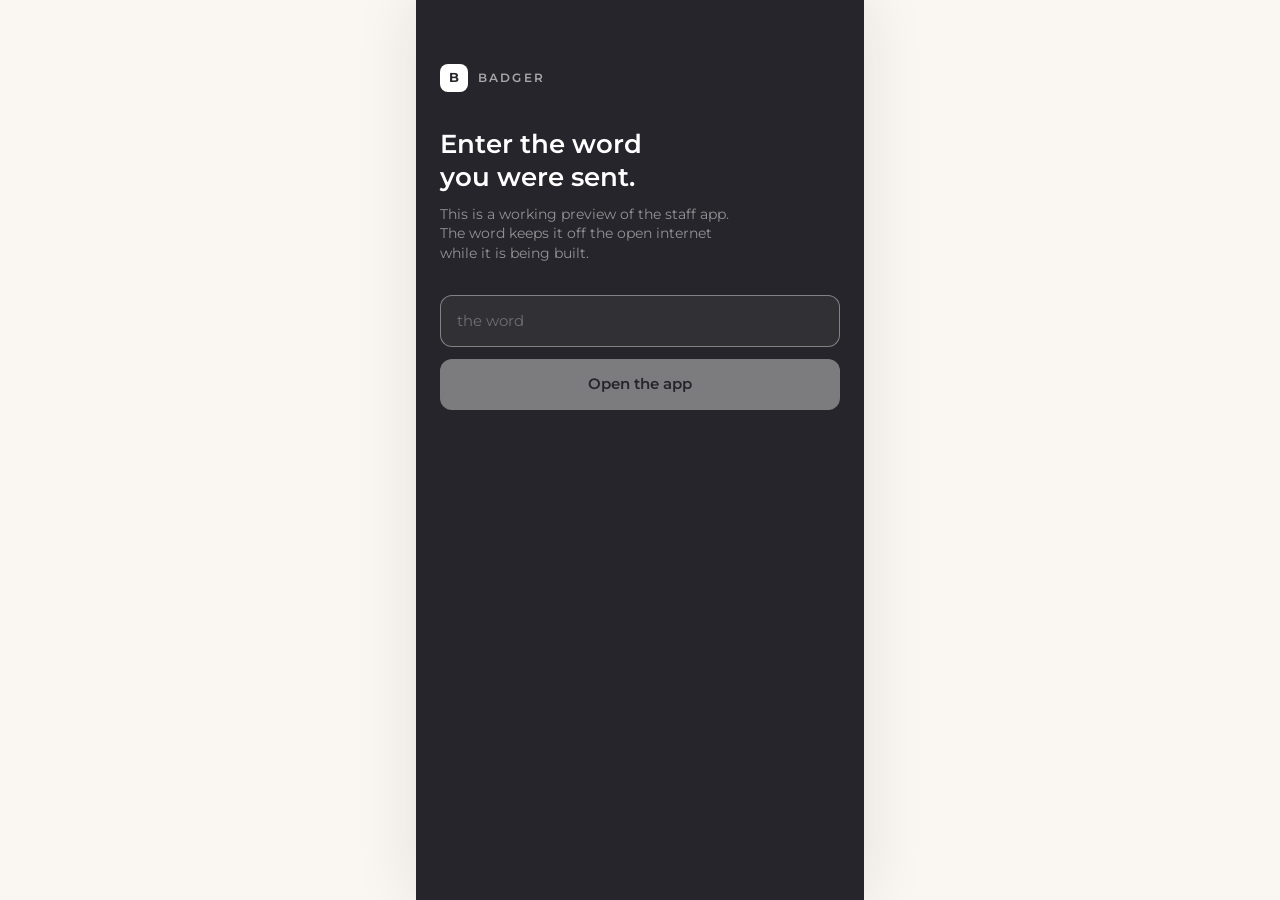
<file: index.html>
<!doctype html>
<html lang="en">
  <head>
    <meta charset="UTF-8" />
    <meta name="viewport" content="width=device-width, initial-scale=1, viewport-fit=cover" />
    <meta name="theme-color" content="#faf6f2" />
    <title>Badger</title>
    <!-- The tab icon, inline, so the browser never asks for a /favicon.ico that
         does not exist - which showed as an error on every first visit. 11/09/2026. -->
    <link rel="icon" href="data:image/svg+xml,%3Csvg xmlns='http://www.w3.org/2000/svg' viewBox='0 0 64 64'%3E%3Crect width='64' height='64' rx='14' fill='%231c1b22'/%3E%3Ctext x='32' y='45' font-family='Arial,Helvetica,sans-serif' font-size='38' font-weight='700' text-anchor='middle' fill='%23e8447f'%3EB%3C/text%3E%3C/svg%3E" />
    <!-- On a home screen (05/10/2026, Lindsay's iPads): the Wild Mongoo mark on pink and the name "Wild Mongoo" (Tarryn: "lindsay will want it to be wild mongoo and pink"). -->
    <link rel="apple-touch-icon" href="./apple-touch-icon.png" />
    <link rel="manifest" href="./manifest.webmanifest" />
    <meta name="apple-mobile-web-app-title" content="Wild Mongoo" />
    <link rel="preconnect" href="https://fonts.googleapis.com" />
    <link rel="preconnect" href="https://fonts.gstatic.com" crossorigin />
    <link href="https://fonts.googleapis.com/css2?family=Cinzel:wght@400&family=Montserrat:wght@400;500;600;700&display=swap" rel="stylesheet" />
    <script type="module" crossorigin src="./assets/index-C4HcHxxe.js"></script>
    <link rel="stylesheet" crossorigin href="./assets/index-BEytRyok.css">
  </head>
  <body>
    <div id="root"></div>
  </body>
</html>
</file>
<file: assets/index-BEytRyok.css>
*,:before,:after{--tw-border-spacing-x: 0;--tw-border-spacing-y: 0;--tw-translate-x: 0;--tw-translate-y: 0;--tw-rotate: 0;--tw-skew-x: 0;--tw-skew-y: 0;--tw-scale-x: 1;--tw-scale-y: 1;--tw-pan-x: ;--tw-pan-y: ;--tw-pinch-zoom: ;--tw-scroll-snap-strictness: proximity;--tw-gradient-from-position: ;--tw-gradient-via-position: ;--tw-gradient-to-position: ;--tw-ordinal: ;--tw-slashed-zero: ;--tw-numeric-figure: ;--tw-numeric-spacing: ;--tw-numeric-fraction: ;--tw-ring-inset: ;--tw-ring-offset-width: 0px;--tw-ring-offset-color: #fff;--tw-ring-color: rgb(59 130 246 / .5);--tw-ring-offset-shadow: 0 0 #0000;--tw-ring-shadow: 0 0 #0000;--tw-shadow: 0 0 #0000;--tw-shadow-colored: 0 0 #0000;--tw-blur: ;--tw-brightness: ;--tw-contrast: ;--tw-grayscale: ;--tw-hue-rotate: ;--tw-invert: ;--tw-saturate: ;--tw-sepia: ;--tw-drop-shadow: ;--tw-backdrop-blur: ;--tw-backdrop-brightness: ;--tw-backdrop-contrast: ;--tw-backdrop-grayscale: ;--tw-backdrop-hue-rotate: ;--tw-backdrop-invert: ;--tw-backdrop-opacity: ;--tw-backdrop-saturate: ;--tw-backdrop-sepia: ;--tw-contain-size: ;--tw-contain-layout: ;--tw-contain-paint: ;--tw-contain-style: }::backdrop{--tw-border-spacing-x: 0;--tw-border-spacing-y: 0;--tw-translate-x: 0;--tw-translate-y: 0;--tw-rotate: 0;--tw-skew-x: 0;--tw-skew-y: 0;--tw-scale-x: 1;--tw-scale-y: 1;--tw-pan-x: ;--tw-pan-y: ;--tw-pinch-zoom: ;--tw-scroll-snap-strictness: proximity;--tw-gradient-from-position: ;--tw-gradient-via-position: ;--tw-gradient-to-position: ;--tw-ordinal: ;--tw-slashed-zero: ;--tw-numeric-figure: ;--tw-numeric-spacing: ;--tw-numeric-fraction: ;--tw-ring-inset: ;--tw-ring-offset-width: 0px;--tw-ring-offset-color: #fff;--tw-ring-color: rgb(59 130 246 / .5);--tw-ring-offset-shadow: 0 0 #0000;--tw-ring-shadow: 0 0 #0000;--tw-shadow: 0 0 #0000;--tw-shadow-colored: 0 0 #0000;--tw-blur: ;--tw-brightness: ;--tw-contrast: ;--tw-grayscale: ;--tw-hue-rotate: ;--tw-invert: ;--tw-saturate: ;--tw-sepia: ;--tw-drop-shadow: ;--tw-backdrop-blur: ;--tw-backdrop-brightness: ;--tw-backdrop-contrast: ;--tw-backdrop-grayscale: ;--tw-backdrop-hue-rotate: ;--tw-backdrop-invert: ;--tw-backdrop-opacity: ;--tw-backdrop-saturate: ;--tw-backdrop-sepia: ;--tw-contain-size: ;--tw-contain-layout: ;--tw-contain-paint: ;--tw-contain-style: }*,:before,:after{box-sizing:border-box;border-width:0;border-style:solid;border-color:#e5e7eb}:before,:after{--tw-content: ""}html,:host{line-height:1.5;-webkit-text-size-adjust:100%;-moz-tab-size:4;-o-tab-size:4;tab-size:4;font-family:Montserrat,system-ui,-apple-system,Segoe UI,sans-serif;font-feature-settings:normal;font-variation-settings:normal;-webkit-tap-highlight-color:transparent}body{margin:0;line-height:inherit}hr{height:0;color:inherit;border-top-width:1px}abbr:where([title]){-webkit-text-decoration:underline dotted;text-decoration:underline dotted}h1,h2,h3,h4,h5,h6{font-size:inherit;font-weight:inherit}a{color:inherit;text-decoration:inherit}b,strong{font-weight:bolder}code,kbd,samp,pre{font-family:ui-monospace,SFMono-Regular,Menlo,Monaco,Consolas,Liberation Mono,Courier New,monospace;font-feature-settings:normal;font-variation-settings:normal;font-size:1em}small{font-size:80%}sub,sup{font-size:75%;line-height:0;position:relative;vertical-align:baseline}sub{bottom:-.25em}sup{top:-.5em}table{text-indent:0;border-color:inherit;border-collapse:collapse}button,input,optgroup,select,textarea{font-family:inherit;font-feature-settings:inherit;font-variation-settings:inherit;font-size:100%;font-weight:inherit;line-height:inherit;letter-spacing:inherit;color:inherit;margin:0;padding:0}button,select{text-transform:none}button,input:where([type=button]),input:where([type=reset]),input:where([type=submit]){-webkit-appearance:button;background-color:transparent;background-image:none}:-moz-focusring{outline:auto}:-moz-ui-invalid{box-shadow:none}progress{vertical-align:baseline}::-webkit-inner-spin-button,::-webkit-outer-spin-button{height:auto}[type=search]{-webkit-appearance:textfield;outline-offset:-2px}::-webkit-search-decoration{-webkit-appearance:none}::-webkit-file-upload-button{-webkit-appearance:button;font:inherit}summary{display:list-item}blockquote,dl,dd,h1,h2,h3,h4,h5,h6,hr,figure,p,pre{margin:0}fieldset{margin:0;padding:0}legend{padding:0}ol,ul,menu{list-style:none;margin:0;padding:0}dialog{padding:0}textarea{resize:vertical}input::-moz-placeholder,textarea::-moz-placeholder{opacity:1;color:#9ca3af}input::placeholder,textarea::placeholder{opacity:1;color:#9ca3af}button,[role=button]{cursor:pointer}:disabled{cursor:default}img,svg,video,canvas,audio,iframe,embed,object{display:block;vertical-align:middle}img,video{max-width:100%;height:auto}[hidden]:where(:not([hidden=until-found])){display:none}.pointer-events-none{pointer-events:none}.visible{visibility:visible}.fixed{position:fixed}.absolute{position:absolute}.relative{position:relative}.sticky{position:sticky}.inset-0{top:0;right:0;bottom:0;left:0}.inset-\[14\%\]{top:14%;right:14%;bottom:14%;left:14%}.inset-x-0{left:0;right:0}.inset-x-4{left:1rem;right:1rem}.inset-x-5{left:1.25rem;right:1.25rem}.inset-x-\[3px\]{left:3px;right:3px}.inset-y-0{top:0;bottom:0}.bottom-0{bottom:0}.bottom-3{bottom:.75rem}.bottom-4{bottom:1rem}.bottom-6{bottom:1.5rem}.left-0\.5{left:.125rem}.left-2\.5{left:.625rem}.left-3{left:.75rem}.left-4{left:1rem}.left-5{left:1.25rem}.right-1\.5{right:.375rem}.right-3{right:.75rem}.top-0{top:0}.top-2\.5{top:.625rem}.top-3{top:.75rem}.top-5{top:1.25rem}.top-\[200px\]{top:200px}.z-10{z-index:10}.z-20{z-index:20}.z-30{z-index:30}.z-40{z-index:40}.col-span-4{grid-column:span 4 / span 4}.-mx-5{margin-left:-1.25rem;margin-right:-1.25rem}.mx-auto{margin-left:auto;margin-right:auto}.-ml-1{margin-left:-.25rem}.-ml-1\.5{margin-left:-.375rem}.-mt-1{margin-top:-.25rem}.-mt-10{margin-top:-2.5rem}.-mt-9{margin-top:-2.25rem}.mb-1{margin-bottom:.25rem}.mb-2{margin-bottom:.5rem}.mb-2\.5{margin-bottom:.625rem}.mb-3{margin-bottom:.75rem}.mb-4{margin-bottom:1rem}.mb-6{margin-bottom:1.5rem}.mb-7{margin-bottom:1.75rem}.ml-1{margin-left:.25rem}.ml-1\.5{margin-left:.375rem}.ml-11{margin-left:2.75rem}.ml-2{margin-left:.5rem}.ml-\[92px\]{margin-left:92px}.ml-auto{margin-left:auto}.mr-2{margin-right:.5rem}.mt-0\.5{margin-top:.125rem}.mt-1{margin-top:.25rem}.mt-1\.5{margin-top:.375rem}.mt-2{margin-top:.5rem}.mt-2\.5{margin-top:.625rem}.mt-3{margin-top:.75rem}.mt-4{margin-top:1rem}.mt-5{margin-top:1.25rem}.mt-6{margin-top:1.5rem}.mt-7{margin-top:1.75rem}.mt-8{margin-top:2rem}.mt-9{margin-top:2.25rem}.mt-\[3px\]{margin-top:3px}.mt-auto{margin-top:auto}.block{display:block}.inline-block{display:inline-block}.inline{display:inline}.flex{display:flex}.inline-flex{display:inline-flex}.table{display:table}.grid{display:grid}.contents{display:contents}.hidden{display:none}.aspect-\[16\/5\]{aspect-ratio:16/5}.aspect-\[16\/7\]{aspect-ratio:16/7}.aspect-\[16\/9\]{aspect-ratio:16/9}.aspect-\[3\/4\]{aspect-ratio:3/4}.aspect-\[4\/3\]{aspect-ratio:4/3}.aspect-square{aspect-ratio:1 / 1}.h-1{height:.25rem}.h-1\.5{height:.375rem}.h-10{height:2.5rem}.h-11{height:2.75rem}.h-12{height:3rem}.h-14{height:3.5rem}.h-16{height:4rem}.h-2{height:.5rem}.h-2\.5{height:.625rem}.h-20{height:5rem}.h-24{height:6rem}.h-28{height:7rem}.h-3{height:.75rem}.h-3\.5{height:.875rem}.h-4{height:1rem}.h-5{height:1.25rem}.h-56{height:14rem}.h-7{height:1.75rem}.h-8{height:2rem}.h-9{height:2.25rem}.h-\[18px\]{height:18px}.h-\[2px\]{height:2px}.h-\[36vh\]{height:36vh}.h-\[72px\]{height:72px}.h-\[76px\]{height:76px}.h-auto{height:auto}.h-full{height:100%}.h-screen{height:100vh}.max-h-\[90vh\]{max-height:90vh}.min-h-\[20px\]{min-height:20px}.min-h-\[240px\]{min-height:240px}.min-h-\[44px\]{min-height:44px}.min-h-\[48px\]{min-height:48px}.min-h-\[56px\]{min-height:56px}.min-h-\[64px\]{min-height:64px}.min-h-full{min-height:100%}.w-1{width:.25rem}.w-1\.5{width:.375rem}.w-10{width:2.5rem}.w-11{width:2.75rem}.w-12{width:3rem}.w-14{width:3.5rem}.w-16{width:4rem}.w-2{width:.5rem}.w-2\.5{width:.625rem}.w-20{width:5rem}.w-24{width:6rem}.w-28{width:7rem}.w-4{width:1rem}.w-5{width:1.25rem}.w-6{width:1.5rem}.w-7{width:1.75rem}.w-8{width:2rem}.w-9{width:2.25rem}.w-\[104px\]{width:104px}.w-\[18px\]{width:18px}.w-\[62px\]{width:62px}.w-\[72px\]{width:72px}.w-\[76px\]{width:76px}.w-\[84px\]{width:84px}.w-\[96px\]{width:96px}.w-auto{width:auto}.w-full{width:100%}.min-w-0{min-width:0px}.min-w-\[112px\]{min-width:112px}.min-w-\[124px\]{min-width:124px}.min-w-\[12rem\]{min-width:12rem}.min-w-\[44px\]{min-width:44px}.min-w-\[96px\]{min-width:96px}.max-w-2xl{max-width:42rem}.max-w-3xl{max-width:48rem}.max-w-5xl{max-width:64rem}.max-w-6xl{max-width:72rem}.max-w-\[330px\]{max-width:330px}.max-w-\[34ch\]{max-width:34ch}.max-w-\[360px\]{max-width:360px}.max-w-md{max-width:28rem}.max-w-xl{max-width:36rem}.flex-1{flex:1 1 0%}.flex-\[2\]{flex:2}.shrink-0{flex-shrink:0}.-translate-x-1\/2{--tw-translate-x: -50%;transform:translate(var(--tw-translate-x),var(--tw-translate-y)) rotate(var(--tw-rotate)) skew(var(--tw-skew-x)) skewY(var(--tw-skew-y)) scaleX(var(--tw-scale-x)) scaleY(var(--tw-scale-y))}.-translate-y-1\/2{--tw-translate-y: -50%;transform:translate(var(--tw-translate-x),var(--tw-translate-y)) rotate(var(--tw-rotate)) skew(var(--tw-skew-x)) skewY(var(--tw-skew-y)) scaleX(var(--tw-scale-x)) scaleY(var(--tw-scale-y))}.rotate-180{--tw-rotate: 180deg;transform:translate(var(--tw-translate-x),var(--tw-translate-y)) rotate(var(--tw-rotate)) skew(var(--tw-skew-x)) skewY(var(--tw-skew-y)) scaleX(var(--tw-scale-x)) scaleY(var(--tw-scale-y))}.scale-125{--tw-scale-x: 1.25;--tw-scale-y: 1.25;transform:translate(var(--tw-translate-x),var(--tw-translate-y)) rotate(var(--tw-rotate)) skew(var(--tw-skew-x)) skewY(var(--tw-skew-y)) scaleX(var(--tw-scale-x)) scaleY(var(--tw-scale-y))}@keyframes pulse{50%{opacity:.5}}.animate-pulse{animation:pulse 2s cubic-bezier(.4,0,.6,1) infinite}.cursor-pointer{cursor:pointer}.scroll-mt-28{scroll-margin-top:7rem}.grid-cols-1{grid-template-columns:repeat(1,minmax(0,1fr))}.grid-cols-2{grid-template-columns:repeat(2,minmax(0,1fr))}.grid-cols-3{grid-template-columns:repeat(3,minmax(0,1fr))}.grid-cols-4{grid-template-columns:repeat(4,minmax(0,1fr))}.grid-cols-7{grid-template-columns:repeat(7,minmax(0,1fr))}.grid-cols-\[minmax\(92px\,1\.1fr\)_repeat\(5\,minmax\(0\,1fr\)\)_minmax\(48px\,\.5fr\)\]{grid-template-columns:minmax(92px,1.1fr) repeat(5,minmax(0,1fr)) minmax(48px,.5fr)}.flex-col{flex-direction:column}.flex-wrap{flex-wrap:wrap}.items-start{align-items:flex-start}.items-end{align-items:flex-end}.items-center{align-items:center}.items-baseline{align-items:baseline}.items-stretch{align-items:stretch}.justify-center{justify-content:center}.justify-between{justify-content:space-between}.gap-1{gap:.25rem}.gap-1\.5{gap:.375rem}.gap-2{gap:.5rem}.gap-2\.5{gap:.625rem}.gap-3{gap:.75rem}.gap-3\.5{gap:.875rem}.gap-4{gap:1rem}.gap-x-2{-moz-column-gap:.5rem;column-gap:.5rem}.gap-x-4{-moz-column-gap:1rem;column-gap:1rem}.gap-y-1{row-gap:.25rem}.gap-y-1\.5{row-gap:.375rem}.space-y-1>:not([hidden])~:not([hidden]){--tw-space-y-reverse: 0;margin-top:calc(.25rem * calc(1 - var(--tw-space-y-reverse)));margin-bottom:calc(.25rem * var(--tw-space-y-reverse))}.space-y-1\.5>:not([hidden])~:not([hidden]){--tw-space-y-reverse: 0;margin-top:calc(.375rem * calc(1 - var(--tw-space-y-reverse)));margin-bottom:calc(.375rem * var(--tw-space-y-reverse))}.space-y-2>:not([hidden])~:not([hidden]){--tw-space-y-reverse: 0;margin-top:calc(.5rem * calc(1 - var(--tw-space-y-reverse)));margin-bottom:calc(.5rem * var(--tw-space-y-reverse))}.space-y-2\.5>:not([hidden])~:not([hidden]){--tw-space-y-reverse: 0;margin-top:calc(.625rem * calc(1 - var(--tw-space-y-reverse)));margin-bottom:calc(.625rem * var(--tw-space-y-reverse))}.space-y-3>:not([hidden])~:not([hidden]){--tw-space-y-reverse: 0;margin-top:calc(.75rem * calc(1 - var(--tw-space-y-reverse)));margin-bottom:calc(.75rem * var(--tw-space-y-reverse))}.space-y-4>:not([hidden])~:not([hidden]){--tw-space-y-reverse: 0;margin-top:calc(1rem * calc(1 - var(--tw-space-y-reverse)));margin-bottom:calc(1rem * var(--tw-space-y-reverse))}.space-y-5>:not([hidden])~:not([hidden]){--tw-space-y-reverse: 0;margin-top:calc(1.25rem * calc(1 - var(--tw-space-y-reverse)));margin-bottom:calc(1.25rem * var(--tw-space-y-reverse))}.divide-y>:not([hidden])~:not([hidden]){--tw-divide-y-reverse: 0;border-top-width:calc(1px * calc(1 - var(--tw-divide-y-reverse)));border-bottom-width:calc(1px * var(--tw-divide-y-reverse))}.divide-badger-line>:not([hidden])~:not([hidden]){--tw-divide-opacity: 1;border-color:rgb(233 225 216 / var(--tw-divide-opacity, 1))}.overflow-hidden{overflow:hidden}.overflow-x-auto{overflow-x:auto}.overflow-y-auto{overflow-y:auto}.truncate{overflow:hidden;text-overflow:ellipsis;white-space:nowrap}.whitespace-nowrap{white-space:nowrap}.whitespace-pre-line{white-space:pre-line}.whitespace-pre-wrap{white-space:pre-wrap}.break-words{overflow-wrap:break-word}.rounded{border-radius:.25rem}.rounded-2xl{border-radius:1rem}.rounded-3xl{border-radius:1.5rem}.rounded-full{border-radius:9999px}.rounded-lg{border-radius:.5rem}.rounded-md{border-radius:.375rem}.rounded-xl{border-radius:.75rem}.rounded-t-3xl{border-top-left-radius:1.5rem;border-top-right-radius:1.5rem}.border{border-width:1px}.border-2{border-width:2px}.border-\[3px\]{border-width:3px}.border-b{border-bottom-width:1px}.border-l{border-left-width:1px}.border-l-2{border-left-width:2px}.border-l-\[3px\]{border-left-width:3px}.border-r{border-right-width:1px}.border-t{border-top-width:1px}.border-t-2{border-top-width:2px}.border-dashed{border-style:dashed}.border-badger-accent\/30{border-color:#f153a64d}.border-badger-accent\/50{border-color:#f153a680}.border-badger-gold\/30{border-color:#b98a2e4d}.border-badger-gold\/60{border-color:#b98a2e99}.border-badger-good\/50{border-color:#2f8f6b80}.border-badger-ink{--tw-border-opacity: 1;border-color:rgb(38 37 43 / var(--tw-border-opacity, 1))}.border-badger-ink\/80{border-color:#26252bcc}.border-badger-line{--tw-border-opacity: 1;border-color:rgb(233 225 216 / var(--tw-border-opacity, 1))}.border-badger-line\/60{border-color:#e9e1d899}.border-badger-mid\/50{border-color:#6b655f80}.border-badger-mid\/60{border-color:#6b655f99}.border-badger-slate{--tw-border-opacity: 1;border-color:rgb(69 69 69 / var(--tw-border-opacity, 1))}.border-white\/10{border-color:#ffffff1a}.border-white\/15{border-color:#ffffff26}.border-white\/20{border-color:#fff3}.border-white\/85{border-color:#ffffffd9}.border-l-badger-accent{--tw-border-opacity: 1;border-left-color:rgb(241 83 166 / var(--tw-border-opacity, 1))}.bg-\[\#dcefe5\]{--tw-bg-opacity: 1;background-color:rgb(220 239 229 / var(--tw-bg-opacity, 1))}.bg-\[\#fde8f3\]{--tw-bg-opacity: 1;background-color:rgb(253 232 243 / var(--tw-bg-opacity, 1))}.bg-badger-accent{--tw-bg-opacity: 1;background-color:rgb(241 83 166 / var(--tw-bg-opacity, 1))}.bg-badger-accent\/10{background-color:#f153a61a}.bg-badger-accent\/15{background-color:#f153a626}.bg-badger-accentInk{--tw-bg-opacity: 1;background-color:rgb(192 45 123 / var(--tw-bg-opacity, 1))}.bg-badger-gold{--tw-bg-opacity: 1;background-color:rgb(185 138 46 / var(--tw-bg-opacity, 1))}.bg-badger-gold\/10{background-color:#b98a2e1a}.bg-badger-gold\/15{background-color:#b98a2e26}.bg-badger-good{--tw-bg-opacity: 1;background-color:rgb(47 143 107 / var(--tw-bg-opacity, 1))}.bg-badger-good\/10{background-color:#2f8f6b1a}.bg-badger-good\/15{background-color:#2f8f6b26}.bg-badger-ink{--tw-bg-opacity: 1;background-color:rgb(38 37 43 / var(--tw-bg-opacity, 1))}.bg-badger-ink\/\[0\.04\]{background-color:#26252b0a}.bg-badger-line{--tw-bg-opacity: 1;background-color:rgb(233 225 216 / var(--tw-bg-opacity, 1))}.bg-badger-line\/70{background-color:#e9e1d8b3}.bg-badger-slate{--tw-bg-opacity: 1;background-color:rgb(69 69 69 / var(--tw-bg-opacity, 1))}.bg-badger-slate\/60{background-color:#45454599}.bg-badger-slate\/75{background-color:#454545bf}.bg-badger-wash{--tw-bg-opacity: 1;background-color:rgb(250 246 242 / var(--tw-bg-opacity, 1))}.bg-badger-wash\/90{background-color:#faf6f2e6}.bg-black\/40{background-color:#0006}.bg-transparent{background-color:transparent}.bg-white{--tw-bg-opacity: 1;background-color:rgb(255 255 255 / var(--tw-bg-opacity, 1))}.bg-white\/15{background-color:#ffffff26}.bg-white\/20{background-color:#fff3}.bg-white\/5{background-color:#ffffff0d}.bg-white\/50{background-color:#ffffff80}.bg-white\/60{background-color:#fff9}.bg-white\/95{background-color:#fffffff2}.bg-gradient-to-b{background-image:linear-gradient(to bottom,var(--tw-gradient-stops))}.bg-gradient-to-t{background-image:linear-gradient(to top,var(--tw-gradient-stops))}.from-badger-ink\/70{--tw-gradient-from: rgb(38 37 43 / .7) var(--tw-gradient-from-position);--tw-gradient-to: rgb(38 37 43 / 0) var(--tw-gradient-to-position);--tw-gradient-stops: var(--tw-gradient-from), var(--tw-gradient-to)}.from-badger-ink\/75{--tw-gradient-from: rgb(38 37 43 / .75) var(--tw-gradient-from-position);--tw-gradient-to: rgb(38 37 43 / 0) var(--tw-gradient-to-position);--tw-gradient-stops: var(--tw-gradient-from), var(--tw-gradient-to)}.from-badger-ink\/90{--tw-gradient-from: rgb(38 37 43 / .9) var(--tw-gradient-from-position);--tw-gradient-to: rgb(38 37 43 / 0) var(--tw-gradient-to-position);--tw-gradient-stops: var(--tw-gradient-from), var(--tw-gradient-to)}.from-badger-wash{--tw-gradient-from: #faf6f2 var(--tw-gradient-from-position);--tw-gradient-to: rgb(250 246 242 / 0) var(--tw-gradient-to-position);--tw-gradient-stops: var(--tw-gradient-from), var(--tw-gradient-to)}.via-badger-ink\/10{--tw-gradient-to: rgb(38 37 43 / 0) var(--tw-gradient-to-position);--tw-gradient-stops: var(--tw-gradient-from), rgb(38 37 43 / .1) var(--tw-gradient-via-position), var(--tw-gradient-to)}.via-badger-ink\/20{--tw-gradient-to: rgb(38 37 43 / 0) var(--tw-gradient-to-position);--tw-gradient-stops: var(--tw-gradient-from), rgb(38 37 43 / .2) var(--tw-gradient-via-position), var(--tw-gradient-to)}.via-badger-ink\/50{--tw-gradient-to: rgb(38 37 43 / 0) var(--tw-gradient-to-position);--tw-gradient-stops: var(--tw-gradient-from), rgb(38 37 43 / .5) var(--tw-gradient-via-position), var(--tw-gradient-to)}.via-badger-wash\/10{--tw-gradient-to: rgb(250 246 242 / 0) var(--tw-gradient-to-position);--tw-gradient-stops: var(--tw-gradient-from), rgb(250 246 242 / .1) var(--tw-gradient-via-position), var(--tw-gradient-to)}.to-badger-ink\/10{--tw-gradient-to: rgb(38 37 43 / .1) var(--tw-gradient-to-position)}.to-badger-ink\/90{--tw-gradient-to: rgb(38 37 43 / .9) var(--tw-gradient-to-position)}.to-transparent{--tw-gradient-to: transparent var(--tw-gradient-to-position)}.object-contain{-o-object-fit:contain;object-fit:contain}.object-cover{-o-object-fit:cover;object-fit:cover}.p-1{padding:.25rem}.p-2{padding:.5rem}.p-2\.5{padding:.625rem}.p-3{padding:.75rem}.p-3\.5{padding:.875rem}.p-4{padding:1rem}.p-5{padding:1.25rem}.p-6{padding:1.5rem}.p-7{padding:1.75rem}.p-8{padding:2rem}.px-0\.5{padding-left:.125rem;padding-right:.125rem}.px-1{padding-left:.25rem;padding-right:.25rem}.px-1\.5{padding-left:.375rem;padding-right:.375rem}.px-2{padding-left:.5rem;padding-right:.5rem}.px-2\.5{padding-left:.625rem;padding-right:.625rem}.px-3{padding-left:.75rem;padding-right:.75rem}.px-3\.5{padding-left:.875rem;padding-right:.875rem}.px-4{padding-left:1rem;padding-right:1rem}.px-5{padding-left:1.25rem;padding-right:1.25rem}.px-6{padding-left:1.5rem;padding-right:1.5rem}.py-0\.5{padding-top:.125rem;padding-bottom:.125rem}.py-1{padding-top:.25rem;padding-bottom:.25rem}.py-1\.5{padding-top:.375rem;padding-bottom:.375rem}.py-10{padding-top:2.5rem;padding-bottom:2.5rem}.py-16{padding-top:4rem;padding-bottom:4rem}.py-2{padding-top:.5rem;padding-bottom:.5rem}.py-2\.5{padding-top:.625rem;padding-bottom:.625rem}.py-3{padding-top:.75rem;padding-bottom:.75rem}.py-3\.5{padding-top:.875rem;padding-bottom:.875rem}.py-4{padding-top:1rem;padding-bottom:1rem}.py-6{padding-top:1.5rem;padding-bottom:1.5rem}.py-8{padding-top:2rem;padding-bottom:2rem}.py-px{padding-top:1px;padding-bottom:1px}.pb-0{padding-bottom:0}.pb-1{padding-bottom:.25rem}.pb-10{padding-bottom:2.5rem}.pb-12{padding-bottom:3rem}.pb-16{padding-bottom:4rem}.pb-2{padding-bottom:.5rem}.pb-24{padding-bottom:6rem}.pb-28{padding-bottom:7rem}.pb-3{padding-bottom:.75rem}.pb-4{padding-bottom:1rem}.pb-44{padding-bottom:11rem}.pb-8{padding-bottom:2rem}.pb-\[calc\(env\(safe-area-inset-bottom\)\+14px\)\]{padding-bottom:calc(env(safe-area-inset-bottom) + 14px)}.pl-2\.5{padding-left:.625rem}.pr-4{padding-right:1rem}.pt-0\.5{padding-top:.125rem}.pt-1{padding-top:.25rem}.pt-16{padding-top:4rem}.pt-2{padding-top:.5rem}.pt-2\.5{padding-top:.625rem}.pt-3{padding-top:.75rem}.pt-4{padding-top:1rem}.pt-5{padding-top:1.25rem}.pt-7{padding-top:1.75rem}.text-left{text-align:left}.text-center{text-align:center}.text-right{text-align:right}.font-display{font-family:Cinzel,Georgia,serif}.font-mono{font-family:ui-monospace,SFMono-Regular,Menlo,Monaco,Consolas,Liberation Mono,Courier New,monospace}.font-sans{font-family:Montserrat,system-ui,-apple-system,Segoe UI,sans-serif}.text-\[11px\]{font-size:11px}.text-\[12\.5px\]{font-size:12.5px}.text-\[12px\]{font-size:12px}.text-\[13\.5px\]{font-size:13.5px}.text-\[13px\]{font-size:13px}.text-\[14\.5px\]{font-size:14.5px}.text-\[14px\]{font-size:14px}.text-\[15\.5px\]{font-size:15.5px}.text-\[15px\]{font-size:15px}.text-\[16px\]{font-size:16px}.text-\[17px\]{font-size:17px}.text-\[18px\]{font-size:18px}.text-\[19px\]{font-size:19px}.text-\[20px\]{font-size:20px}.text-\[22px\]{font-size:22px}.text-\[24px\]{font-size:24px}.text-\[26px\]{font-size:26px}.text-\[28px\]{font-size:28px}.text-\[30px\]{font-size:30px}.text-\[32px\]{font-size:32px}.text-\[34px\]{font-size:34px}.text-\[38px\]{font-size:38px}.text-\[40px\]{font-size:40px}.text-\[42px\]{font-size:42px}.text-\[44px\]{font-size:44px}.text-lg{font-size:1.125rem;line-height:1.75rem}.text-sm{font-size:.875rem;line-height:1.25rem}.text-xs{font-size:.75rem;line-height:1rem}.font-bold{font-weight:700}.font-medium{font-weight:500}.font-normal{font-weight:400}.font-semibold{font-weight:600}.uppercase{text-transform:uppercase}.capitalize{text-transform:capitalize}.normal-case{text-transform:none}.italic{font-style:italic}.tabular-nums{--tw-numeric-spacing: tabular-nums;font-variant-numeric:var(--tw-ordinal) var(--tw-slashed-zero) var(--tw-numeric-figure) var(--tw-numeric-spacing) var(--tw-numeric-fraction)}.leading-none{line-height:1}.leading-relaxed{line-height:1.625}.leading-snug{line-height:1.375}.leading-tight{line-height:1.25}.tracking-\[0\.08em\]{letter-spacing:.08em}.tracking-\[0\.12em\]{letter-spacing:.12em}.tracking-\[0\.14em\]{letter-spacing:.14em}.tracking-\[0\.16em\]{letter-spacing:.16em}.tracking-\[0\.18em\]{letter-spacing:.18em}.tracking-normal{letter-spacing:0em}.tracking-tight{letter-spacing:-.025em}.tracking-wide{letter-spacing:.025em}.tracking-widest{letter-spacing:.1em}.text-badger-accentInk{--tw-text-opacity: 1;color:rgb(192 45 123 / var(--tw-text-opacity, 1))}.text-badger-gold{--tw-text-opacity: 1;color:rgb(185 138 46 / var(--tw-text-opacity, 1))}.text-badger-good{--tw-text-opacity: 1;color:rgb(47 143 107 / var(--tw-text-opacity, 1))}.text-badger-ink{--tw-text-opacity: 1;color:rgb(38 37 43 / var(--tw-text-opacity, 1))}.text-badger-ink\/75{color:#26252bbf}.text-badger-ink\/80{color:#26252bcc}.text-badger-mid{--tw-text-opacity: 1;color:rgb(107 101 95 / var(--tw-text-opacity, 1))}.text-badger-mid\/45{color:#6b655f73}.text-badger-mid\/50{color:#6b655f80}.text-badger-mid\/60{color:#6b655f99}.text-badger-slate{--tw-text-opacity: 1;color:rgb(69 69 69 / var(--tw-text-opacity, 1))}.text-white{--tw-text-opacity: 1;color:rgb(255 255 255 / var(--tw-text-opacity, 1))}.text-white\/40{color:#fff6}.text-white\/45{color:#ffffff73}.text-white\/50{color:#ffffff80}.text-white\/60{color:#fff9}.text-white\/70{color:#ffffffb3}.text-white\/75{color:#ffffffbf}.text-white\/80{color:#fffc}.text-white\/90{color:#ffffffe6}.underline{text-decoration-line:underline}.line-through{text-decoration-line:line-through}.underline-offset-2{text-underline-offset:2px}.opacity-50{opacity:.5}.opacity-55{opacity:.55}.opacity-60{opacity:.6}.shadow-\[0_0_0_999px_rgba\(38\,37\,43\,\.35\)\]{--tw-shadow: 0 0 0 999px rgba(38,37,43,.35);--tw-shadow-colored: 0 0 0 999px var(--tw-shadow-color);box-shadow:var(--tw-ring-offset-shadow, 0 0 #0000),var(--tw-ring-shadow, 0 0 #0000),var(--tw-shadow)}.shadow-\[0_0_60px_rgba\(28\,27\,34\,\.10\)\]{--tw-shadow: 0 0 60px rgba(28,27,34,.1);--tw-shadow-colored: 0 0 60px var(--tw-shadow-color);box-shadow:var(--tw-ring-offset-shadow, 0 0 #0000),var(--tw-ring-shadow, 0 0 #0000),var(--tw-shadow)}.shadow-\[0_0_60px_rgba\(38\,37\,43\,\.10\)\]{--tw-shadow: 0 0 60px rgba(38,37,43,.1);--tw-shadow-colored: 0 0 60px var(--tw-shadow-color);box-shadow:var(--tw-ring-offset-shadow, 0 0 #0000),var(--tw-ring-shadow, 0 0 #0000),var(--tw-shadow)}.shadow-\[0_1px_2px_rgba\(38\,37\,43\,\.05\)\,0_12px_32px_-18px_rgba\(38\,37\,43\,\.28\)\]{--tw-shadow: 0 1px 2px rgba(38,37,43,.05),0 12px 32px -18px rgba(38,37,43,.28);--tw-shadow-colored: 0 1px 2px var(--tw-shadow-color), 0 12px 32px -18px var(--tw-shadow-color);box-shadow:var(--tw-ring-offset-shadow, 0 0 #0000),var(--tw-ring-shadow, 0 0 #0000),var(--tw-shadow)}.shadow-\[0_1px_2px_rgba\(38\,37\,43\,\.05\)\]{--tw-shadow: 0 1px 2px rgba(38,37,43,.05);--tw-shadow-colored: 0 1px 2px var(--tw-shadow-color);box-shadow:var(--tw-ring-offset-shadow, 0 0 #0000),var(--tw-ring-shadow, 0 0 #0000),var(--tw-shadow)}.shadow-\[0_1px_3px_rgba\(38\,37\,43\,\.10\)\]{--tw-shadow: 0 1px 3px rgba(38,37,43,.1);--tw-shadow-colored: 0 1px 3px var(--tw-shadow-color);box-shadow:var(--tw-ring-offset-shadow, 0 0 #0000),var(--tw-ring-shadow, 0 0 #0000),var(--tw-shadow)}.shadow-\[0_6px_16px_-8px_rgba\(241\,83\,166\,\.8\)\]{--tw-shadow: 0 6px 16px -8px rgba(241,83,166,.8);--tw-shadow-colored: 0 6px 16px -8px var(--tw-shadow-color);box-shadow:var(--tw-ring-offset-shadow, 0 0 #0000),var(--tw-ring-shadow, 0 0 #0000),var(--tw-shadow)}.shadow-card{--tw-shadow: 0 1px 2px rgba(38,37,43,.05), 0 10px 28px -14px rgba(38,37,43,.22);--tw-shadow-colored: 0 1px 2px var(--tw-shadow-color), 0 10px 28px -14px var(--tw-shadow-color);box-shadow:var(--tw-ring-offset-shadow, 0 0 #0000),var(--tw-ring-shadow, 0 0 #0000),var(--tw-shadow)}.shadow-lift{--tw-shadow: 0 2px 4px rgba(38,37,43,.06), 0 18px 40px -18px rgba(38,37,43,.35);--tw-shadow-colored: 0 2px 4px var(--tw-shadow-color), 0 18px 40px -18px var(--tw-shadow-color);box-shadow:var(--tw-ring-offset-shadow, 0 0 #0000),var(--tw-ring-shadow, 0 0 #0000),var(--tw-shadow)}.shadow-sm{--tw-shadow: 0 1px 2px 0 rgb(0 0 0 / .05);--tw-shadow-colored: 0 1px 2px 0 var(--tw-shadow-color);box-shadow:var(--tw-ring-offset-shadow, 0 0 #0000),var(--tw-ring-shadow, 0 0 #0000),var(--tw-shadow)}.outline-none{outline:2px solid transparent;outline-offset:2px}.ring{--tw-ring-offset-shadow: var(--tw-ring-inset) 0 0 0 var(--tw-ring-offset-width) var(--tw-ring-offset-color);--tw-ring-shadow: var(--tw-ring-inset) 0 0 0 calc(3px + var(--tw-ring-offset-width)) var(--tw-ring-color);box-shadow:var(--tw-ring-offset-shadow),var(--tw-ring-shadow),var(--tw-shadow, 0 0 #0000)}.ring-1{--tw-ring-offset-shadow: var(--tw-ring-inset) 0 0 0 var(--tw-ring-offset-width) var(--tw-ring-offset-color);--tw-ring-shadow: var(--tw-ring-inset) 0 0 0 calc(1px + var(--tw-ring-offset-width)) var(--tw-ring-color);box-shadow:var(--tw-ring-offset-shadow),var(--tw-ring-shadow),var(--tw-shadow, 0 0 #0000)}.ring-2{--tw-ring-offset-shadow: var(--tw-ring-inset) 0 0 0 var(--tw-ring-offset-width) var(--tw-ring-offset-color);--tw-ring-shadow: var(--tw-ring-inset) 0 0 0 calc(2px + var(--tw-ring-offset-width)) var(--tw-ring-color);box-shadow:var(--tw-ring-offset-shadow),var(--tw-ring-shadow),var(--tw-shadow, 0 0 #0000)}.ring-badger-accent{--tw-ring-opacity: 1;--tw-ring-color: rgb(241 83 166 / var(--tw-ring-opacity, 1))}.ring-badger-accent\/40{--tw-ring-color: rgb(241 83 166 / .4)}.ring-badger-ink{--tw-ring-opacity: 1;--tw-ring-color: rgb(38 37 43 / var(--tw-ring-opacity, 1))}.ring-badger-line{--tw-ring-opacity: 1;--tw-ring-color: rgb(233 225 216 / var(--tw-ring-opacity, 1))}.ring-badger-line\/70{--tw-ring-color: rgb(233 225 216 / .7)}.ring-badger-line\/80{--tw-ring-color: rgb(233 225 216 / .8)}.filter{filter:var(--tw-blur) var(--tw-brightness) var(--tw-contrast) var(--tw-grayscale) var(--tw-hue-rotate) var(--tw-invert) var(--tw-saturate) var(--tw-sepia) var(--tw-drop-shadow)}.backdrop-blur{--tw-backdrop-blur: blur(8px);-webkit-backdrop-filter:var(--tw-backdrop-blur) var(--tw-backdrop-brightness) var(--tw-backdrop-contrast) var(--tw-backdrop-grayscale) var(--tw-backdrop-hue-rotate) var(--tw-backdrop-invert) var(--tw-backdrop-opacity) var(--tw-backdrop-saturate) var(--tw-backdrop-sepia);backdrop-filter:var(--tw-backdrop-blur) var(--tw-backdrop-brightness) var(--tw-backdrop-contrast) var(--tw-backdrop-grayscale) var(--tw-backdrop-hue-rotate) var(--tw-backdrop-invert) var(--tw-backdrop-opacity) var(--tw-backdrop-saturate) var(--tw-backdrop-sepia)}.transition{transition-property:color,background-color,border-color,text-decoration-color,fill,stroke,opacity,box-shadow,transform,filter,backdrop-filter;transition-timing-function:cubic-bezier(.4,0,.2,1);transition-duration:.15s}.transition-\[width\]{transition-property:width;transition-timing-function:cubic-bezier(.4,0,.2,1);transition-duration:.15s}.transition-colors{transition-property:color,background-color,border-color,text-decoration-color,fill,stroke;transition-timing-function:cubic-bezier(.4,0,.2,1);transition-duration:.15s}.transition-transform{transition-property:transform;transition-timing-function:cubic-bezier(.4,0,.2,1);transition-duration:.15s}.duration-500{transition-duration:.5s}.ease-linear{transition-timing-function:linear}html,body,#root{height:100%}body{background:#faf6f2;-webkit-font-smoothing:antialiased;overscroll-behavior-y:none}#root{display:flex;justify-content:center}@media (pointer: coarse),(max-width: 1023px){button,select,[role=button],input:not([type=checkbox]):not([type=radio]):not([type=hidden]){min-height:44px}button,[role=button]{min-width:44px}a.tap{display:inline-flex;align-items:center;min-height:44px}}@media print{body{background:#fff}#root{display:block}#root>div{max-width:none;box-shadow:none}header{position:static!important;background:none!important;border:0!important;padding-left:0!important;padding-right:0!important}header [aria-label=Back]{display:none!important}.shadow-card{box-shadow:none!important;border:1px solid #e6e4ee}article,.shadow-card{-moz-column-break-inside:avoid;break-inside:avoid}}.placeholder\:text-badger-mid\/50::-moz-placeholder{color:#6b655f80}.placeholder\:text-badger-mid\/50::placeholder{color:#6b655f80}.placeholder\:text-white\/30::-moz-placeholder{color:#ffffff4d}.placeholder\:text-white\/30::placeholder{color:#ffffff4d}.first\:mt-0:first-child{margin-top:0}.first\:border-0:first-child{border-width:0px}.first\:border-t-0:first-child{border-top-width:0px}.first\:pt-0:first-child{padding-top:0}.last\:mb-0:last-child{margin-bottom:0}.last\:border-0:last-child{border-width:0px}.last\:pb-0:last-child{padding-bottom:0}.hover\:bg-badger-wash:hover{--tw-bg-opacity: 1;background-color:rgb(250 246 242 / var(--tw-bg-opacity, 1))}.hover\:bg-white:hover{--tw-bg-opacity: 1;background-color:rgb(255 255 255 / var(--tw-bg-opacity, 1))}.hover\:shadow-lift:hover{--tw-shadow: 0 2px 4px rgba(38,37,43,.06), 0 18px 40px -18px rgba(38,37,43,.35);--tw-shadow-colored: 0 2px 4px var(--tw-shadow-color), 0 18px 40px -18px var(--tw-shadow-color);box-shadow:var(--tw-ring-offset-shadow, 0 0 #0000),var(--tw-ring-shadow, 0 0 #0000),var(--tw-shadow)}.hover\:ring-badger-slate\/30:hover{--tw-ring-color: rgb(69 69 69 / .3)}.hover\:ring-badger-slate\/40:hover{--tw-ring-color: rgb(69 69 69 / .4)}.focus\:border-badger-accent:focus{--tw-border-opacity: 1;border-color:rgb(241 83 166 / var(--tw-border-opacity, 1))}.focus\:border-badger-ink:focus{--tw-border-opacity: 1;border-color:rgb(38 37 43 / var(--tw-border-opacity, 1))}.focus\:border-badger-ink\/40:focus{border-color:#26252b66}.focus\:border-badger-slate:focus{--tw-border-opacity: 1;border-color:rgb(69 69 69 / var(--tw-border-opacity, 1))}.focus\:border-white\/40:focus{border-color:#fff6}.focus\:outline-none:focus{outline:2px solid transparent;outline-offset:2px}.focus\:ring-2:focus{--tw-ring-offset-shadow: var(--tw-ring-inset) 0 0 0 var(--tw-ring-offset-width) var(--tw-ring-offset-color);--tw-ring-shadow: var(--tw-ring-inset) 0 0 0 calc(2px + var(--tw-ring-offset-width)) var(--tw-ring-color);box-shadow:var(--tw-ring-offset-shadow),var(--tw-ring-shadow),var(--tw-shadow, 0 0 #0000)}.focus\:ring-badger-accent\/20:focus{--tw-ring-color: rgb(241 83 166 / .2)}.active\:scale-95:active{--tw-scale-x: .95;--tw-scale-y: .95;transform:translate(var(--tw-translate-x),var(--tw-translate-y)) rotate(var(--tw-rotate)) skew(var(--tw-skew-x)) skewY(var(--tw-skew-y)) scaleX(var(--tw-scale-x)) scaleY(var(--tw-scale-y))}.active\:scale-\[\.995\]:active{--tw-scale-x: .995;--tw-scale-y: .995;transform:translate(var(--tw-translate-x),var(--tw-translate-y)) rotate(var(--tw-rotate)) skew(var(--tw-skew-x)) skewY(var(--tw-skew-y)) scaleX(var(--tw-scale-x)) scaleY(var(--tw-scale-y))}.active\:scale-\[\.99\]:active,.active\:scale-\[0\.99\]:active{--tw-scale-x: .99;--tw-scale-y: .99;transform:translate(var(--tw-translate-x),var(--tw-translate-y)) rotate(var(--tw-rotate)) skew(var(--tw-skew-x)) skewY(var(--tw-skew-y)) scaleX(var(--tw-scale-x)) scaleY(var(--tw-scale-y))}.disabled\:cursor-default:disabled{cursor:default}.disabled\:bg-badger-line:disabled{--tw-bg-opacity: 1;background-color:rgb(233 225 216 / var(--tw-bg-opacity, 1))}.disabled\:text-badger-mid:disabled{--tw-text-opacity: 1;color:rgb(107 101 95 / var(--tw-text-opacity, 1))}.disabled\:opacity-40:disabled{opacity:.4}.disabled\:opacity-50:disabled{opacity:.5}.disabled\:opacity-60:disabled{opacity:.6}.group:hover .group-hover\:scale-\[1\.03\]{--tw-scale-x: 1.03;--tw-scale-y: 1.03;transform:translate(var(--tw-translate-x),var(--tw-translate-y)) rotate(var(--tw-rotate)) skew(var(--tw-skew-x)) skewY(var(--tw-skew-y)) scaleX(var(--tw-scale-x)) scaleY(var(--tw-scale-y))}@media (min-width: 640px){.sm\:col-span-8{grid-column:span 8 / span 8}.sm\:inline{display:inline}.sm\:w-56{width:14rem}.sm\:grid-cols-2{grid-template-columns:repeat(2,minmax(0,1fr))}.sm\:grid-cols-3{grid-template-columns:repeat(3,minmax(0,1fr))}.sm\:grid-cols-6{grid-template-columns:repeat(6,minmax(0,1fr))}.sm\:grid-cols-8{grid-template-columns:repeat(8,minmax(0,1fr))}.sm\:flex-row{flex-direction:row}.sm\:items-center{align-items:center}.sm\:gap-4{gap:1rem}}@media (min-width: 768px){.md\:sticky{position:sticky}.md\:inset-x-10{left:2.5rem;right:2.5rem}.md\:bottom-10{bottom:2.5rem}.md\:left-1\.5{left:.375rem}.md\:left-10{left:2.5rem}.md\:left-\[96px\]{left:96px}.md\:right-2\.5{right:.625rem}.md\:top-0{top:0}.md\:top-10{top:2.5rem}.md\:top-28{top:7rem}.md\:mx-0{margin-left:0;margin-right:0}.md\:-mt-12{margin-top:-3rem}.md\:ml-14{margin-left:3.5rem}.md\:ml-\[124px\]{margin-left:124px}.md\:ml-auto{margin-left:auto}.md\:mt-0{margin-top:0}.md\:mt-1{margin-top:.25rem}.md\:mt-4{margin-top:1rem}.md\:block{display:block}.md\:flex{display:flex}.md\:grid{display:grid}.md\:hidden{display:none}.md\:aspect-\[16\/5\]{aspect-ratio:16/5}.md\:h-10{height:2.5rem}.md\:h-11{height:2.75rem}.md\:h-12{height:3rem}.md\:h-14{height:3.5rem}.md\:h-16{height:4rem}.md\:h-72{height:18rem}.md\:h-screen{height:100vh}.md\:min-h-\[96px\]{min-height:96px}.md\:min-h-screen{min-height:100vh}.md\:w-14{width:3.5rem}.md\:w-28{width:7rem}.md\:w-auto{width:auto}.md\:max-w-5xl{max-width:64rem}.md\:max-w-\[68rem\]{max-width:68rem}.md\:max-w-none{max-width:none}.md\:max-w-sm{max-width:24rem}.md\:flex-none{flex:none}.md\:grid-cols-2{grid-template-columns:repeat(2,minmax(0,1fr))}.md\:grid-cols-3{grid-template-columns:repeat(3,minmax(0,1fr))}.md\:grid-cols-4{grid-template-columns:repeat(4,minmax(0,1fr))}.md\:grid-cols-7{grid-template-columns:repeat(7,minmax(0,1fr))}.md\:grid-cols-\[1\.05fr_1fr\]{grid-template-columns:1.05fr 1fr}.md\:grid-cols-\[minmax\(0\,1fr\)_minmax\(0\,1\.2fr\)\]{grid-template-columns:minmax(0,1fr) minmax(0,1.2fr)}.md\:grid-cols-\[minmax\(0\,1fr\)_minmax\(0\,1fr\)\]{grid-template-columns:minmax(0,1fr) minmax(0,1fr)}.md\:grid-cols-\[minmax\(0\,1fr\)_minmax\(0\,2fr\)\]{grid-template-columns:minmax(0,1fr) minmax(0,2fr)}.md\:flex-wrap{flex-wrap:wrap}.md\:items-center{align-items:center}.md\:justify-end{justify-content:flex-end}.md\:gap-2\.5{gap:.625rem}.md\:gap-3{gap:.75rem}.md\:gap-5{gap:1.25rem}.md\:self-start{align-self:flex-start}.md\:overflow-visible{overflow:visible}.md\:rounded-3xl{border-radius:1.5rem}.md\:p-3{padding:.75rem}.md\:p-4{padding:1rem}.md\:px-0{padding-left:0;padding-right:0}.md\:px-12{padding-left:3rem;padding-right:3rem}.md\:px-3{padding-left:.75rem;padding-right:.75rem}.md\:px-8{padding-left:2rem;padding-right:2rem}.md\:py-12{padding-top:3rem;padding-bottom:3rem}.md\:pb-24{padding-bottom:6rem}.md\:pb-4{padding-bottom:1rem}.md\:pb-6{padding-bottom:1.5rem}.md\:pt-6{padding-top:1.5rem}.md\:pt-7{padding-top:1.75rem}.md\:pt-8{padding-top:2rem}.md\:text-\[14\.5px\]{font-size:14.5px}.md\:text-\[16px\]{font-size:16px}.md\:text-\[19px\]{font-size:19px}.md\:text-\[24px\]{font-size:24px}.md\:text-\[26px\]{font-size:26px}.md\:text-\[30px\]{font-size:30px}.md\:text-\[34px\]{font-size:34px}.md\:text-\[36px\]{font-size:36px}.md\:text-\[38px\]{font-size:38px}.md\:shadow-none{--tw-shadow: 0 0 #0000;--tw-shadow-colored: 0 0 #0000;box-shadow:var(--tw-ring-offset-shadow, 0 0 #0000),var(--tw-ring-shadow, 0 0 #0000),var(--tw-shadow)}}@media (min-width: 1024px){.lg\:left-\[256px\]{left:256px}.lg\:block{display:block}.lg\:flex{display:flex}.lg\:grid{display:grid}.lg\:hidden{display:none}.lg\:h-16{height:4rem}.lg\:w-\[256px\]{width:256px}.lg\:grid-cols-\[minmax\(0\,1fr\)_320px\]{grid-template-columns:minmax(0,1fr) 320px}.lg\:flex-row{flex-direction:row}.lg\:justify-start{justify-content:flex-start}.lg\:gap-10{gap:2.5rem}.lg\:gap-3{gap:.75rem}.lg\:px-2{padding-left:.5rem;padding-right:.5rem}.lg\:px-3{padding-left:.75rem;padding-right:.75rem}.lg\:px-4{padding-left:1rem;padding-right:1rem}.lg\:py-2\.5{padding-top:.625rem;padding-bottom:.625rem}.lg\:pb-16{padding-bottom:4rem}.lg\:text-left{text-align:left}.lg\:text-\[14px\]{font-size:14px}}@media (min-width: 1280px){.xl\:grid{display:grid}.xl\:grid-cols-2{grid-template-columns:repeat(2,minmax(0,1fr))}.xl\:grid-cols-3{grid-template-columns:repeat(3,minmax(0,1fr))}.xl\:grid-cols-4{grid-template-columns:repeat(4,minmax(0,1fr))}.xl\:items-start{align-items:flex-start}.xl\:gap-2{gap:.5rem}.xl\:gap-3{gap:.75rem}.xl\:space-y-0>:not([hidden])~:not([hidden]){--tw-space-y-reverse: 0;margin-top:calc(0px * calc(1 - var(--tw-space-y-reverse)));margin-bottom:calc(0px * var(--tw-space-y-reverse))}}@media print{.print\:block{display:block}.print\:hidden{display:none}}
</file>
